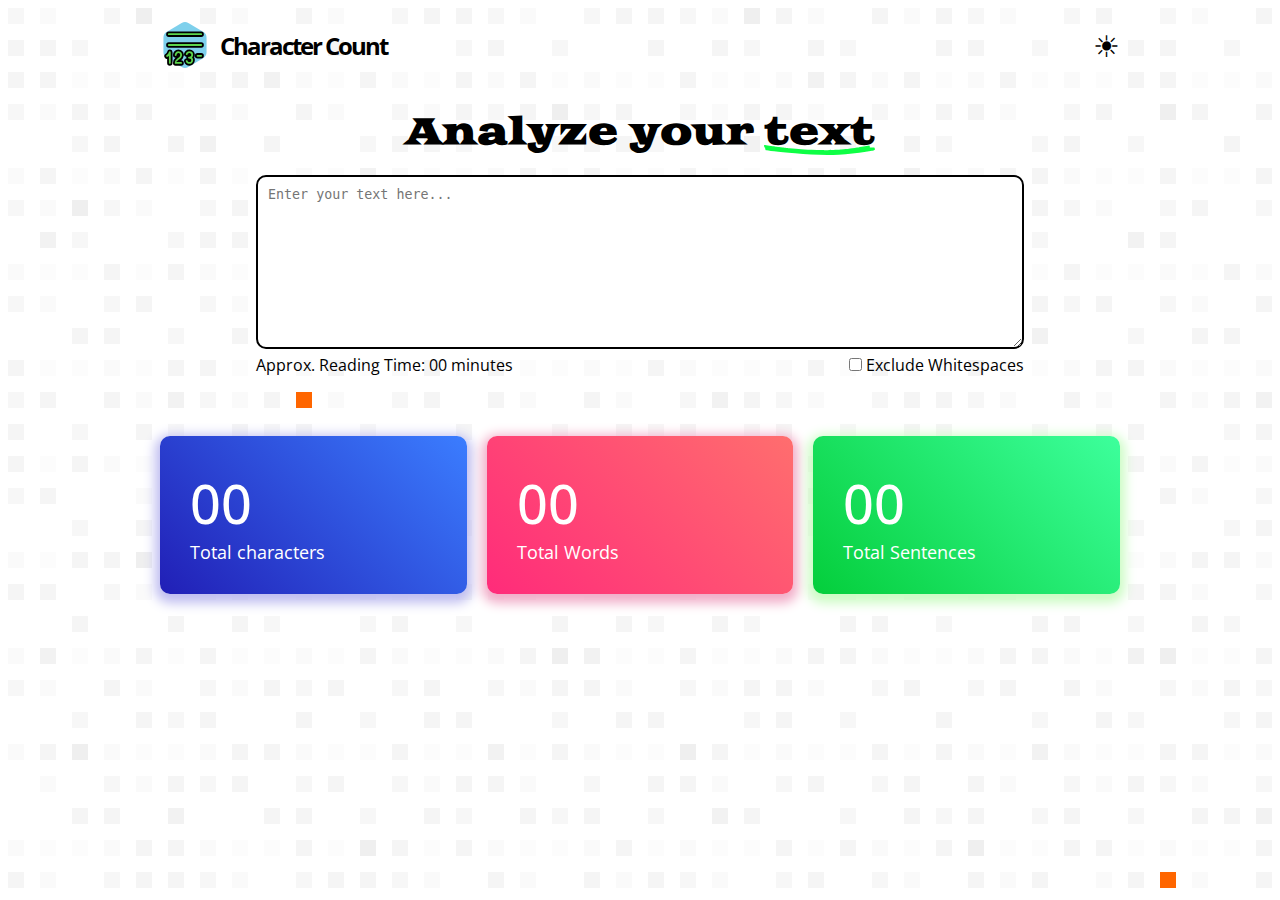
<file: docs/index.html>
<!DOCTYPE html>
<html lang="en">
  <head>
    <meta charset="UTF-8" />
    <meta name="viewport" content="width=device-width, initial-scale=1.0" />
    <title>Character Counter</title>
    <link rel="stylesheet" href="style.css" />
    <script src="main.js" defer></script>
    <link rel="preconnect" href="https://fonts.gstatic.com" crossorigin />
    <link
      href="https://fonts.googleapis.com/css2?family=Goblin+One&family=Open+Sans:ital,wght@0,300..800;1,300..800&display=swap"
      rel="stylesheet"
    />
  </head>
  <body>
    <header class="site-header">
      <div class="site-logo">
        <img src="icon.svg" alt="Logo" />
        Character Count
      </div>
      <div class="switch-theme">
        <span class="switch-theme-icon">&#9728;</span>
      </div>
    </header>
    <main>
      <section class="character-form">
        <h2 class="section-heading">Analyze your <span>text</span></h2>
        <form action="">
          <textarea
            rows="10"
            name="characters-input"
            id="character-input"
            placeholder="Enter your text here..."
          ></textarea>
          <div class="more-data">
            <p class="reading-watch">
              Approx. Reading Time: <span id="reading-time">00 minutes</span>
            </p>
            <div class="checkboxes">
              <input
                type="checkbox"
                name="whitespace"
                id="whitespace-checkbox"
              />
              <label for="whitespace-checkbox">Exclude Whitespaces</label>
            </div>
          </div>
        </form>
      </section>
      <div class="character-count-boxes">
        <div class="ccb-wrapper">
          <div class="character-box">
            <div class="cb-inner">
              <h3 class="character-count">00</h3>
              <p class="character-desc">Total characters</p>
            </div>
          </div>
          <div class="character-box">
            <div class="cb-inner">
              <h3 class="words-count">00</h3>
              <p class="character-desc">Total Words</p>
            </div>
          </div>
          <div class="character-box">
            <div class="cb-inner">
              <h3 class="sentences-count">00</h3>
              <p class="character-desc">Total Sentences</p>
            </div>
          </div>
        </div>
      </div>
    </main>
  </body>
</html>
</file>
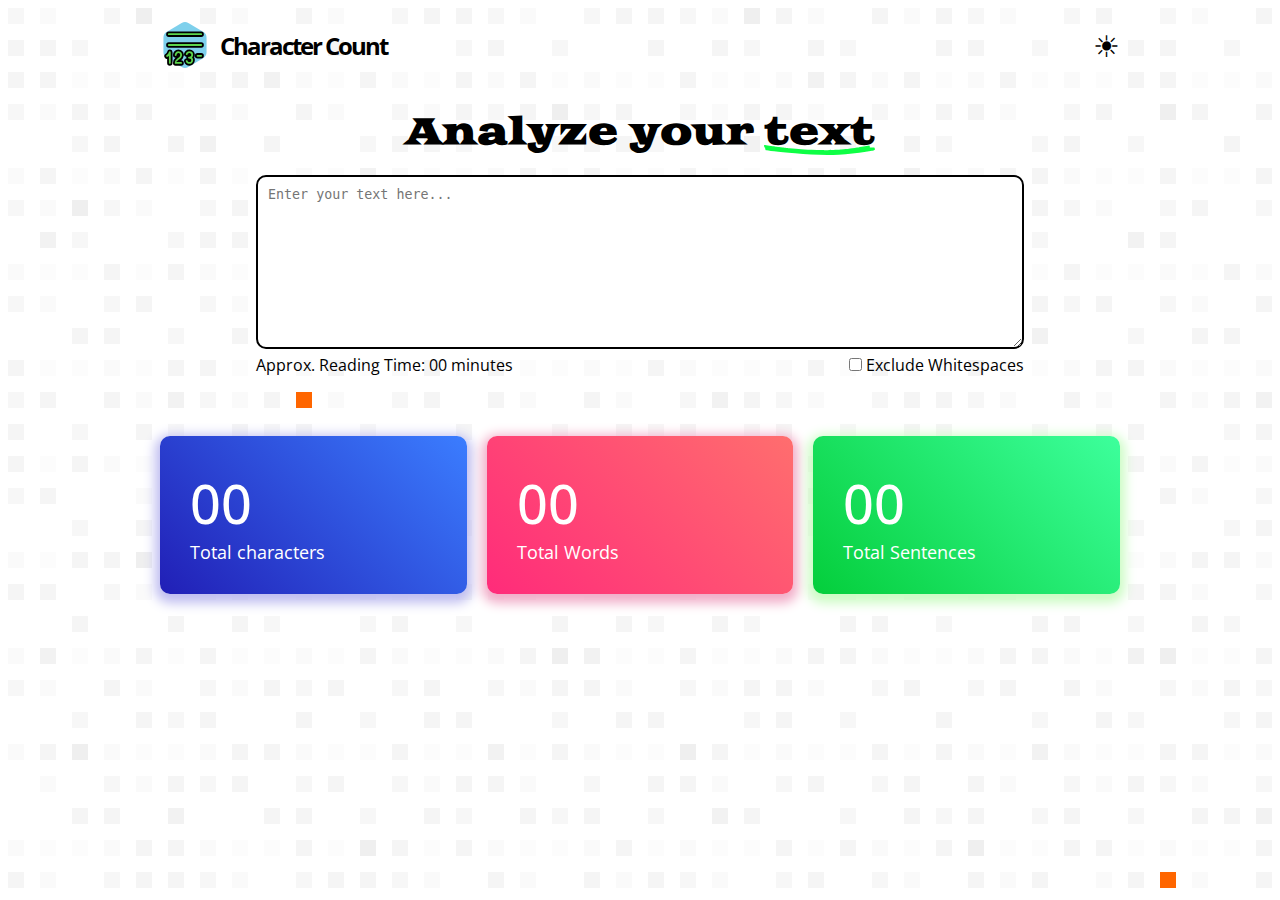
<file: final/index.html>
<!DOCTYPE html>
<html lang="en">
  <head>
    <meta charset="UTF-8" />
    <meta name="viewport" content="width=device-width, initial-scale=1.0" />
    <title>Character Counter</title>
    <link rel="stylesheet" href="style.css" />
    <script src="main.js" defer></script>
    <link rel="preconnect" href="https://fonts.gstatic.com" crossorigin />
    <link
      href="https://fonts.googleapis.com/css2?family=Goblin+One&family=Open+Sans:ital,wght@0,300..800;1,300..800&display=swap"
      rel="stylesheet"
    />
  </head>
  <body>
    <header class="site-header">
      <div class="site-logo">
        <img src="icon.svg" alt="Logo" />
        Character Count
      </div>
      <div class="switch-theme">
        <span class="switch-theme-icon">&#9728;</span>
      </div>
    </header>
    <main>
      <section class="character-form">
        <h2 class="section-heading">Analyze your <span>text</span></h2>
        <form action="">
          <textarea
            rows="10"
            name="characters-input"
            id="character-input"
            placeholder="Enter your text here..."
          ></textarea>
          <div class="more-data">
            <p class="reading-watch">
              Approx. Reading Time: <span id="reading-time">00 minutes</span>
            </p>
            <div class="checkboxes">
              <input
                type="checkbox"
                name="whitespace"
                id="whitespace-checkbox"
              />
              <label for="whitespace-checkbox">Exclude Whitespaces</label>
            </div>
          </div>
        </form>
      </section>
      <div class="character-count-boxes">
        <div class="ccb-wrapper">
          <div class="character-box">
            <div class="cb-inner">
              <h3 class="character-count">00</h3>
              <p class="character-desc">Total characters</p>
            </div>
          </div>
          <div class="character-box">
            <div class="cb-inner">
              <h3 class="words-count">00</h3>
              <p class="character-desc">Total Words</p>
            </div>
          </div>
          <div class="character-box">
            <div class="cb-inner">
              <h3 class="sentences-count">00</h3>
              <p class="character-desc">Total Sentences</p>
            </div>
          </div>
        </div>
      </div>
    </main>
  </body>
</html>
</file>
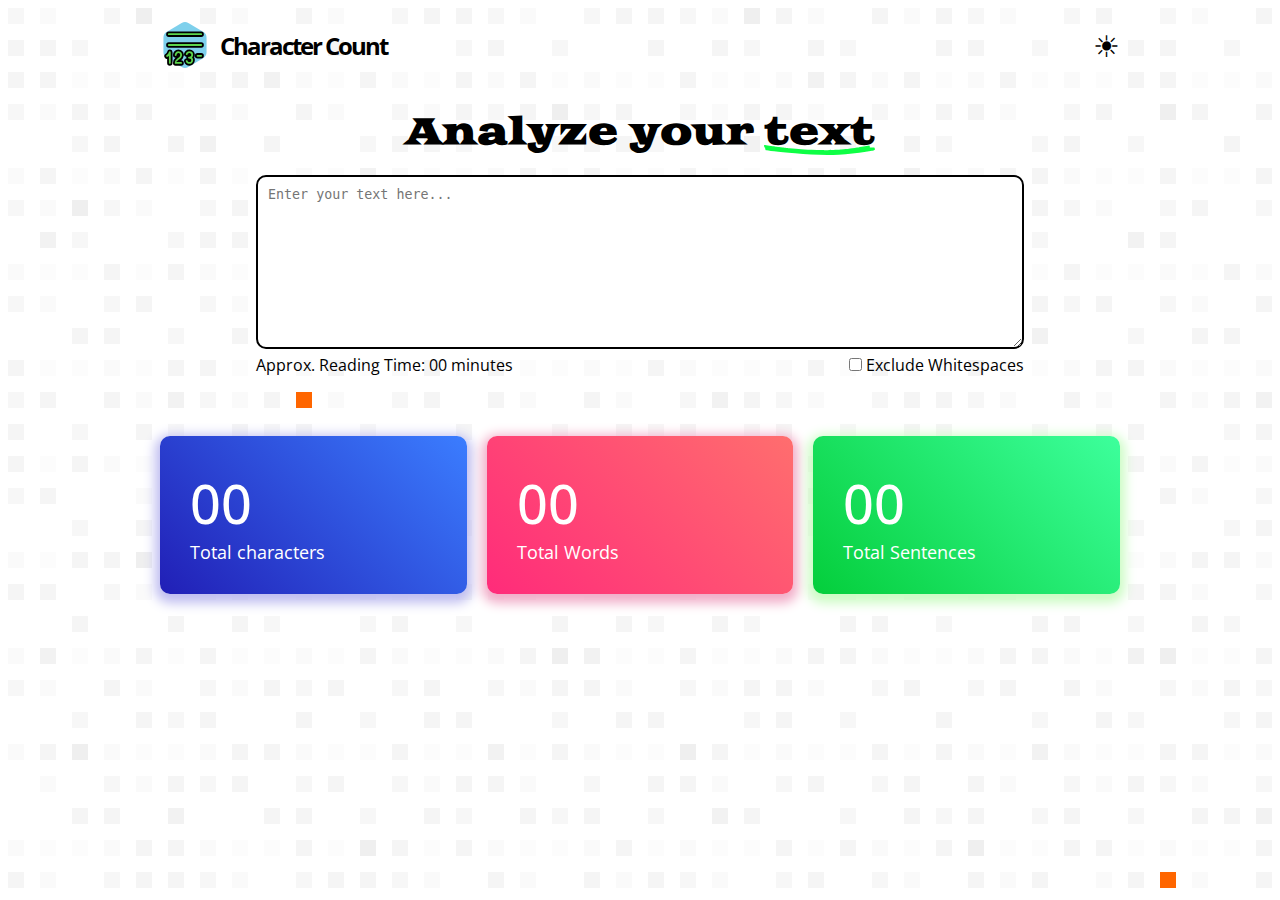
<file: no-js/index.html>
<!DOCTYPE html>
<html lang="en">
  <head>
    <meta charset="UTF-8" />
    <meta name="viewport" content="width=device-width, initial-scale=1.0" />
    <title>Character Counter</title>
    <link rel="stylesheet" href="style.css" />
    <link rel="preconnect" href="https://fonts.gstatic.com" crossorigin />
    <link
      href="https://fonts.googleapis.com/css2?family=Goblin+One&family=Open+Sans:ital,wght@0,300..800;1,300..800&display=swap"
      rel="stylesheet"
    />
  </head>
  <body>
    <header class="site-header">
      <div class="site-logo">
        <img src="icon.svg" alt="Logo" />
        Character Count
      </div>
      <div class="switch-theme">
        <span class="switch-theme-icon">&#9728;</span>
      </div>
    </header>
    <main>
      <section class="character-form">
        <h2 class="section-heading">Analyze your <span>text</span></h2>
        <form action="">
          <textarea
            rows="10"
            name="characters-input"
            id="character-input"
            placeholder="Enter your text here..."
          ></textarea>
          <div class="more-data">
            <p class="reading-watch">
              Approx. Reading Time: <span id="reading-time">00 minutes</span>
            </p>
            <div class="checkboxes">
              <input
                type="checkbox"
                name="whitespace"
                id="whitespace-checkbox"
              />
              <label for="whitespace-checkbox">Exclude Whitespaces</label>
            </div>
          </div>
        </form>
      </section>
      <div class="character-count-boxes">
        <div class="ccb-wrapper">
          <div class="character-box">
            <div class="cb-inner">
              <h3 class="character-count">00</h3>
              <p class="character-desc">Total characters</p>
            </div>
          </div>
          <div class="character-box">
            <div class="cb-inner">
              <h3 class="words-count">00</h3>
              <p class="character-desc">Total Words</p>
            </div>
          </div>
          <div class="character-box">
            <div class="cb-inner">
              <h3 class="sentences-count">00</h3>
              <p class="character-desc">Total Sentences</p>
            </div>
          </div>
        </div>
      </div>
    </main>
  </body>
</html>
</file>
<file: docs/style.css>
* {
  margin: 0;
  padding: 0;
  box-sizing: border-box;
}
body {
  font-family: "Open Sans", sans-serif;
  background-image: url(bg.svg);
  background-repeat: no-repeat;
  background-size: cover;
}

main {
  width: 960px;
  margin: auto;
}
.character-form,
.site-header,
.ccb-wrapper,
.site-logo,
.more-data {
  display: flex;
  justify-content: space-between;
  align-items: center;
}
.site-header {
  width: 960px;
  margin: auto;
  padding: 20px 0px 0px;
}
.site-logo {
  gap: 10px;
  font-size: 24px;
  font-weight: bold;
  font-family: "Open Sans";
  letter-spacing: -2px;
}

.site-logo img {
  width: 50px;
  display: inline-block;
}

.switch-theme-icon {
  font-size: 30px;
  cursor: pointer;
}

.section-heading {
  font-family: "Goblin One", serif;
  font-size: 36px;
}
.section-heading span {
  background-image: url(underline-doodle.svg);
  background-repeat: no-repeat;
  background-position: bottom;
}

.character-form {
  flex-direction: column;
  gap: 20px;
  margin-top: 40px;
}

.character-form form {
  width: 80%;
}
.character-form textarea {
  width: 100%;
  border: 2px solid black;
  border-radius: 10px;
  padding: 10px;
}

.ccb-wrapper {
  gap: 20px;
  margin-top: 60px;
}
.character-box {
  color: white;
  border-radius: 10px;
  flex-basis: calc(100% / 3);
  background-image: linear-gradient(45deg, #ff2b7a, #ff6e6e);
  box-shadow: #f1abc7 0px 4px 12px 5px;
}
.character-box:first-child {
  background-image: linear-gradient(45deg, #211fb6, #3b7dff);
  box-shadow: #bebcf0 0px 4px 12px 5px;
}
.character-box:last-child {
  background-image: linear-gradient(45deg, #04ce3b, #3dff9c);
  box-shadow: #cafcc2 0px 4px 12px 5px;
}
.cb-inner {
  padding: 30px;
}
.words-count,
.character-count,
.sentences-count {
  font-size: 54px;
  font-weight: 500;
}
.character-desc {
  font-size: 18px;
}
</file>
<file: final/style.css>
* {
  margin: 0;
  padding: 0;
  box-sizing: border-box;
}
body {
  font-family: "Open Sans", sans-serif;
  background-image: url(bg.svg);
  background-repeat: no-repeat;
  background-size: cover;
}

main {
  width: 960px;
  margin: auto;
}
.character-form,
.site-header,
.ccb-wrapper,
.site-logo,
.more-data {
  display: flex;
  justify-content: space-between;
  align-items: center;
}
.site-header {
  width: 960px;
  margin: auto;
  padding: 20px 0px 0px;
}
.site-logo {
  gap: 10px;
  font-size: 24px;
  font-weight: bold;
  font-family: "Open Sans";
  letter-spacing: -2px;
}

.site-logo img {
  width: 50px;
  display: inline-block;
}

.switch-theme-icon {
  font-size: 30px;
  cursor: pointer;
}

.section-heading {
  font-family: "Goblin One", serif;
  font-size: 36px;
}
.section-heading span {
  background-image: url(underline-doodle.svg);
  background-repeat: no-repeat;
  background-position: bottom;
}

.character-form {
  flex-direction: column;
  gap: 20px;
  margin-top: 40px;
}

.character-form form {
  width: 80%;
}
.character-form textarea {
  width: 100%;
  border: 2px solid black;
  border-radius: 10px;
  padding: 10px;
}

.ccb-wrapper {
  gap: 20px;
  margin-top: 60px;
}
.character-box {
  color: white;
  border-radius: 10px;
  flex-basis: calc(100% / 3);
  background-image: linear-gradient(45deg, #ff2b7a, #ff6e6e);
  box-shadow: #f1abc7 0px 4px 12px 5px;
}
.character-box:first-child {
  background-image: linear-gradient(45deg, #211fb6, #3b7dff);
  box-shadow: #bebcf0 0px 4px 12px 5px;
}
.character-box:last-child {
  background-image: linear-gradient(45deg, #04ce3b, #3dff9c);
  box-shadow: #cafcc2 0px 4px 12px 5px;
}
.cb-inner {
  padding: 30px;
}
.words-count,
.character-count,
.sentences-count {
  font-size: 54px;
  font-weight: 500;
}
.character-desc {
  font-size: 18px;
}
</file>
<file: no-js/style.css>
* {
  margin: 0;
  padding: 0;
  box-sizing: border-box;
}
body {
  font-family: "Open Sans", sans-serif;
  background-image: url(bg.svg);
  background-repeat: no-repeat;
  background-size: cover;
}

main {
  width: 960px;
  margin: auto;
}
.character-form,
.site-header,
.ccb-wrapper,
.site-logo,
.more-data {
  display: flex;
  justify-content: space-between;
  align-items: center;
}
.site-header {
  width: 960px;
  margin: auto;
  padding: 20px 0px 0px;
}
.site-logo {
  gap: 10px;
  font-size: 24px;
  font-weight: bold;
  font-family: "Open Sans";
  letter-spacing: -2px;
}

.site-logo img {
  width: 50px;
  display: inline-block;
}

.switch-theme-icon {
  font-size: 30px;
  cursor: pointer;
}

.section-heading {
  font-family: "Goblin One", serif;
  font-size: 36px;
}
.section-heading span {
  background-image: url(underline-doodle.svg);
  background-repeat: no-repeat;
  background-position: bottom;
}

.character-form {
  flex-direction: column;
  gap: 20px;
  margin-top: 40px;
}

.character-form form {
  width: 80%;
}
.character-form textarea {
  width: 100%;
  border: 2px solid black;
  border-radius: 10px;
  padding: 10px;
}

.ccb-wrapper {
  gap: 20px;
  margin-top: 60px;
}
.character-box {
  color: white;
  border-radius: 10px;
  flex-basis: calc(100% / 3);
  background-image: linear-gradient(45deg, #ff2b7a, #ff6e6e);
  box-shadow: #f1abc7 0px 4px 12px 5px;
}
.character-box:first-child {
  background-image: linear-gradient(45deg, #211fb6, #3b7dff);
  box-shadow: #bebcf0 0px 4px 12px 5px;
}
.character-box:last-child {
  background-image: linear-gradient(45deg, #04ce3b, #3dff9c);
  box-shadow: #cafcc2 0px 4px 12px 5px;
}
.cb-inner {
  padding: 30px;
}
.words-count,
.character-count,
.sentences-count {
  font-size: 54px;
  font-weight: 500;
}
.character-desc {
  font-size: 18px;
}
</file>
